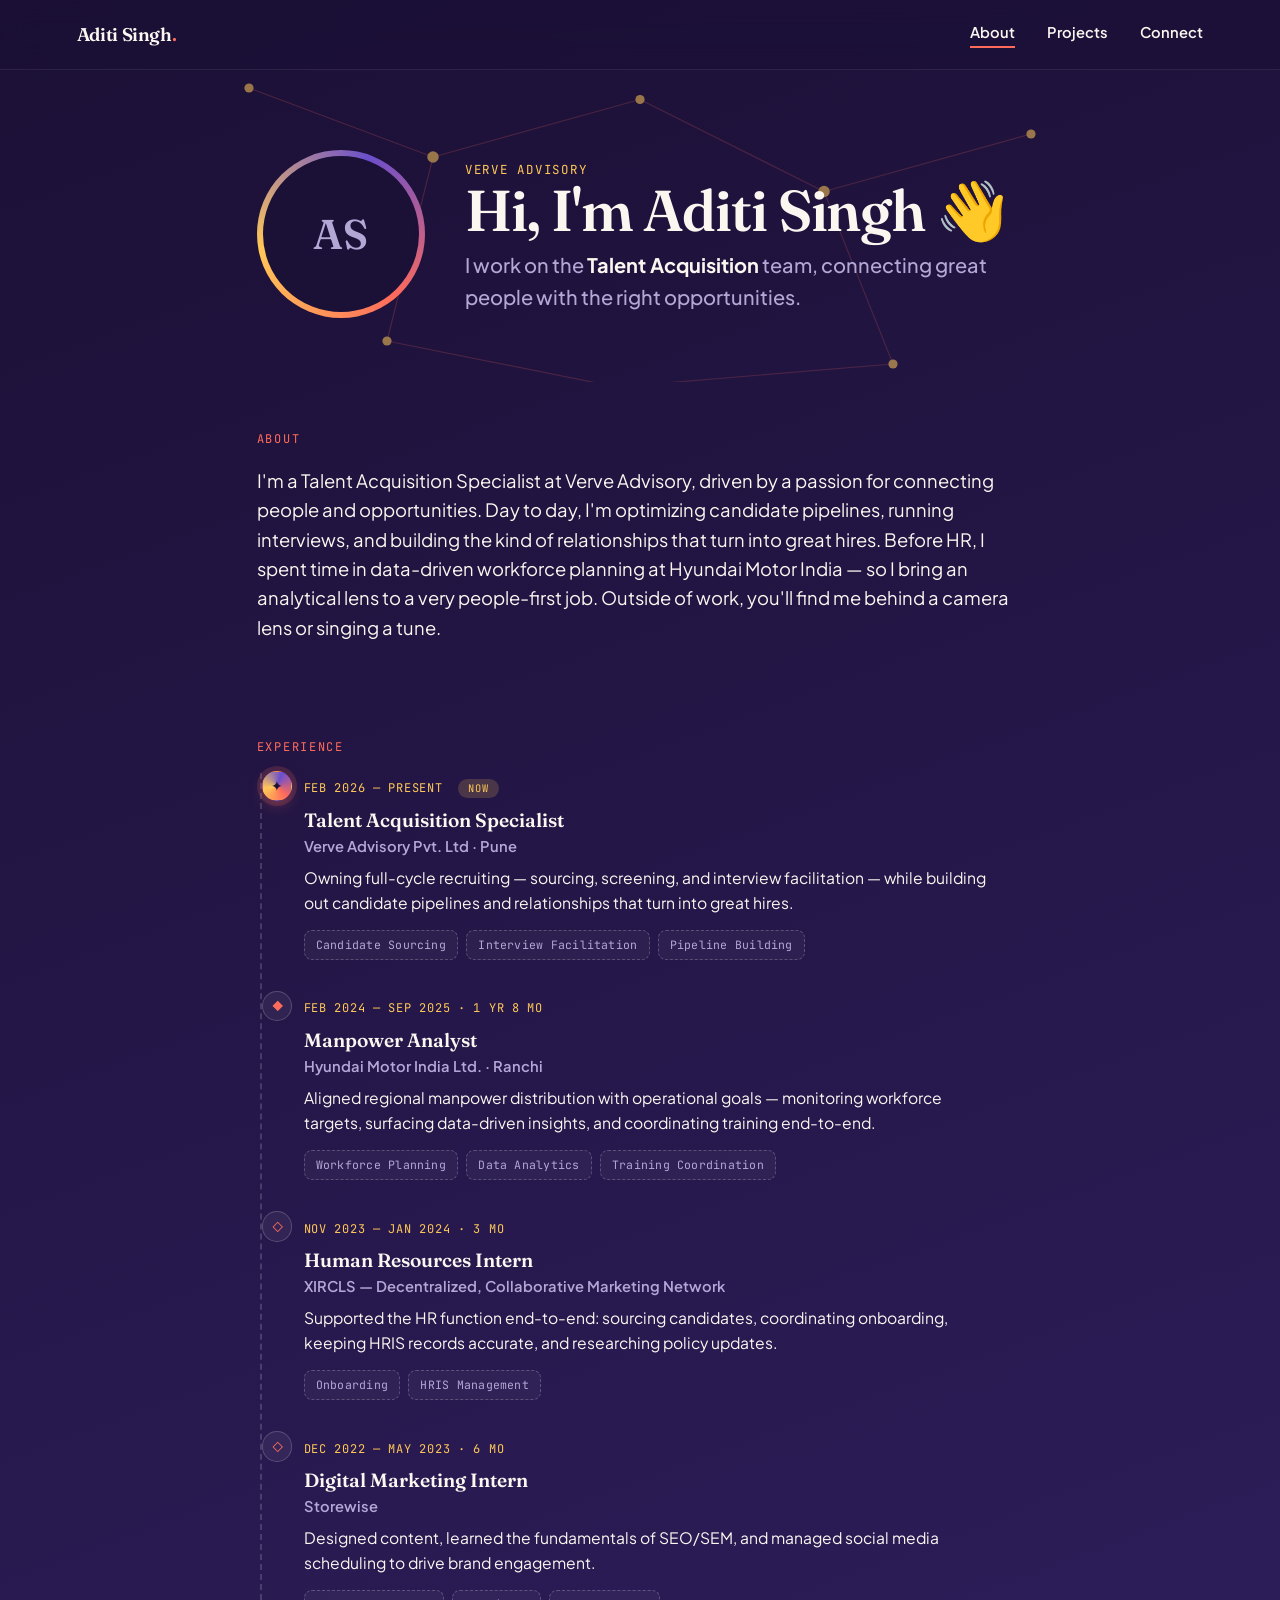
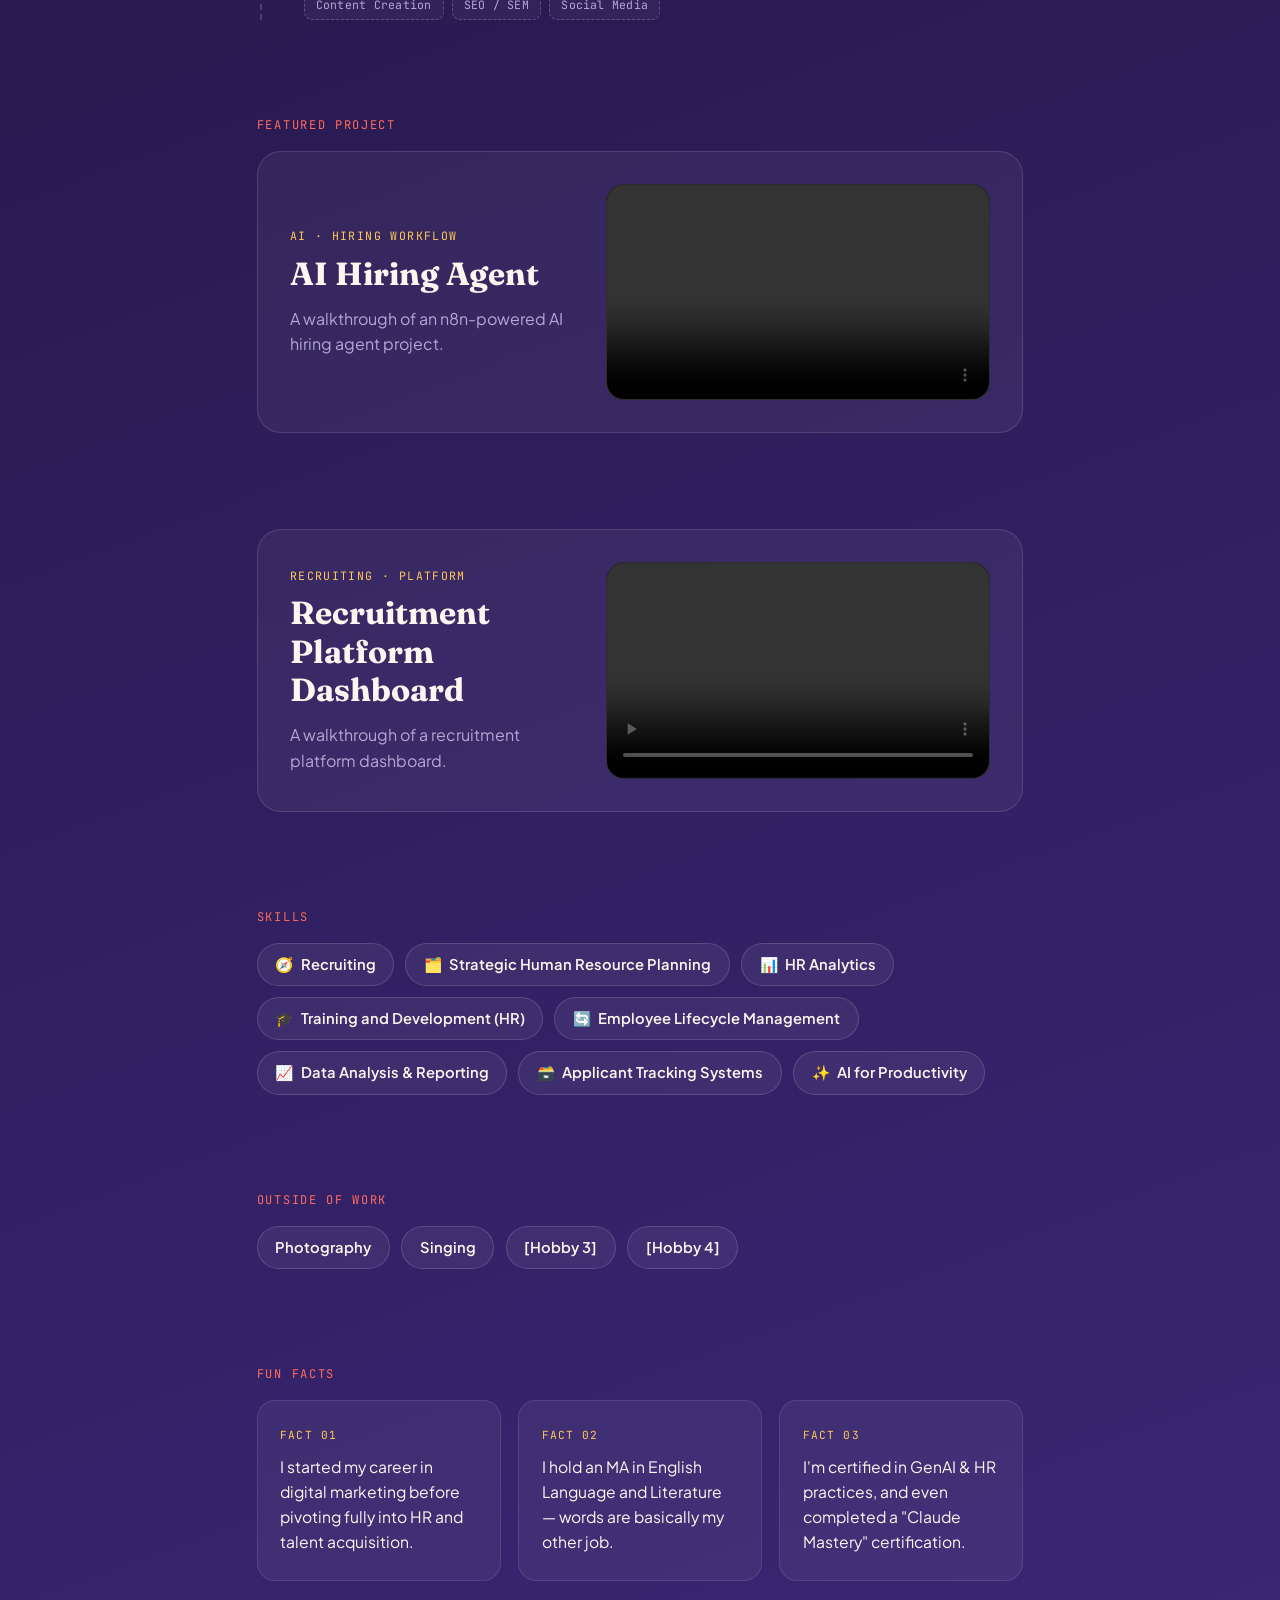
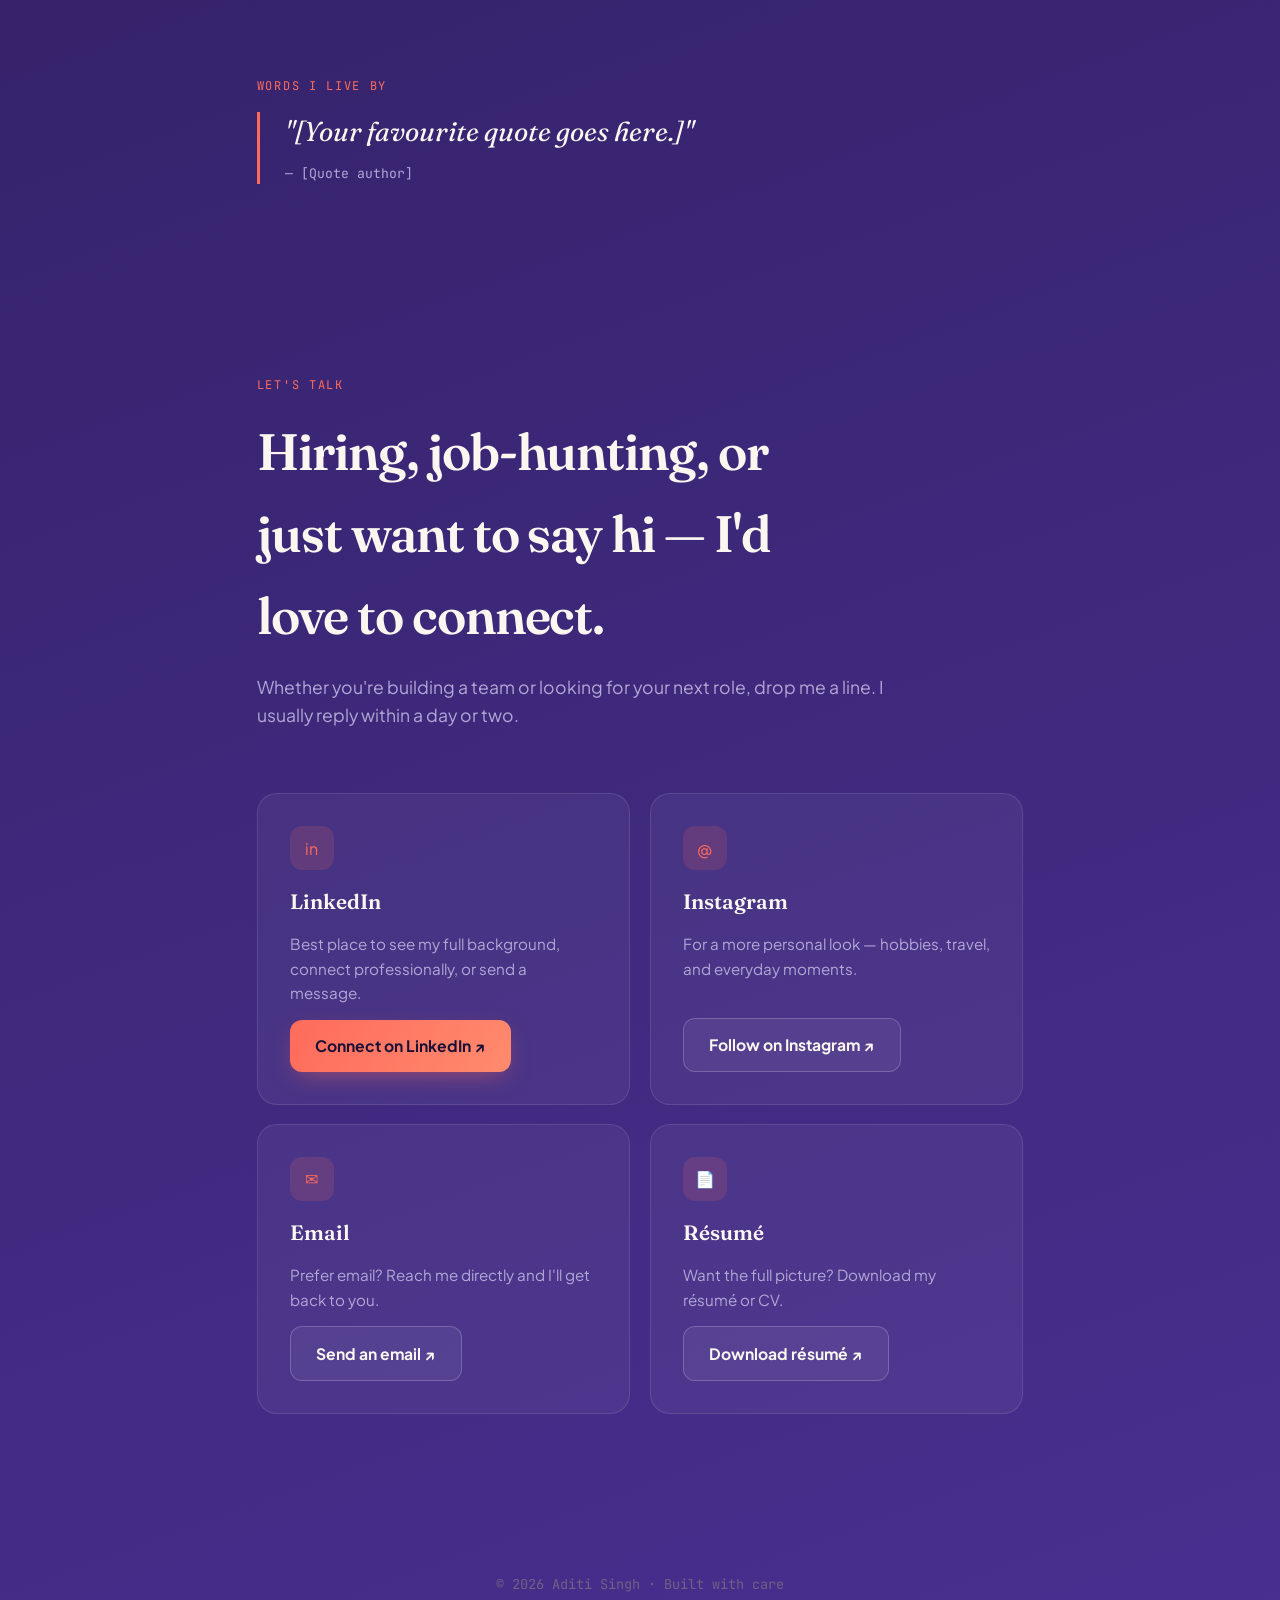
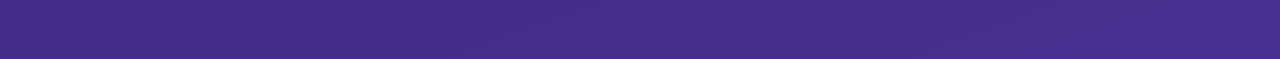
<file: index.html>
<!DOCTYPE html>
<html lang="en">
<head>
<meta charset="UTF-8">
<meta name="viewport" content="width=device-width, initial-scale=1.0">
<title>Aditi Singh — About Me</title>
<meta name="description" content="Aditi Singh, Talent Acquisition Specialist at Verve Advisory.">

<link rel="preconnect" href="https://fonts.googleapis.com">
<link rel="preconnect" href="https://fonts.gstatic.com" crossorigin>
<link href="https://fonts.googleapis.com/css2?family=Fraunces:opsz,wght@9..144,500;9..144,600;9..144,700&family=Plus+Jakarta+Sans:wght@400;500;600;700;800&family=JetBrains+Mono:wght@400;500&display=swap" rel="stylesheet">

<style>
/* ============================================
   DESIGN TOKENS
   ============================================ */
:root {
  --ink: #1B1035;
  --violet: #4C3399;
  --violet-soft: #6B4FCC;
  --coral: #FF6B5B;
  --gold: #FFC857;
  --cream: #FBF7F0;
  --slate: #B3A7D6;
  --slate-dark: #6E6285;

  --font-display: 'Fraunces', Georgia, serif;
  --font-body: 'Plus Jakarta Sans', -apple-system, sans-serif;
  --font-mono: 'JetBrains Mono', 'Courier New', monospace;

  --max-width: 920px;
}

* { margin: 0; padding: 0; box-sizing: border-box; }

html { scroll-behavior: smooth; }

body {
  font-family: var(--font-body);
  background: linear-gradient(160deg, var(--ink) 0%, var(--violet) 55%, #3B2670 100%);
  background-size: 200% 200%;
  animation: ambient-gradient 32s ease-in-out infinite;
  color: var(--cream);
  min-height: 100vh;
  line-height: 1.6;
  -webkit-font-smoothing: antialiased;
  overflow-x: hidden;
}

@keyframes ambient-gradient {
  0%, 100% { background-position: 0% 50%; }
  50% { background-position: 100% 50%; }
}

a { color: inherit; text-decoration: none; }

img { max-width: 100%; display: block; }

::selection { background: var(--coral); color: var(--ink); }

/* Reduced motion respect */
@media (prefers-reduced-motion: reduce) {
  * { animation-duration: 0.01ms !important; animation-iteration-count: 1 !important; transition-duration: 0.01ms !important; scroll-behavior: auto !important; }
}

/* ============================================
   NAV
   ============================================ */
.nav {
  position: sticky;
  top: 0;
  z-index: 50;
  display: flex;
  justify-content: space-between;
  align-items: center;
  padding: 1.25rem 6vw;
  backdrop-filter: blur(14px);
  background: rgba(27, 16, 53, 0.55);
  border-bottom: 1px solid rgba(255, 255, 255, 0.08);
}

.nav__mark {
  font-family: var(--font-display);
  font-weight: 600;
  font-size: 1.15rem;
  letter-spacing: -0.02em;
}

.nav__mark span { color: var(--coral); }

.nav__links {
  display: flex;
  gap: 2rem;
  font-size: 0.92rem;
  font-weight: 600;
}

.nav__links a {
  position: relative;
  padding-bottom: 4px;
  transition: color 0.2s ease;
}

.nav__links a::after {
  content: '';
  position: absolute;
  left: 0; bottom: 0;
  width: 0%;
  height: 2px;
  background: var(--coral);
  transition: width 0.25s ease;
}

.nav__links a:hover::after,
.nav__links a[aria-current="page"]::after {
  width: 100%;
}

.nav__links a:focus-visible,
a:focus-visible,
button:focus-visible {
  outline: 2px solid var(--gold);
  outline-offset: 3px;
  border-radius: 2px;
}

/* ============================================
   HERO / NETWORK SIGNATURE
   ============================================ */
.hero {
  position: relative;
  padding: 5rem 6vw 4rem;
  max-width: var(--max-width);
  margin: 0 auto;
  display: grid;
  grid-template-columns: auto 1fr;
  gap: 2.5rem;
  align-items: center;
}

.network-canvas {
  position: absolute;
  inset: 0;
  width: 100%;
  height: 100%;
  z-index: -1;
  opacity: 0.55;
  pointer-events: none;
}

.photo-ring {
  position: relative;
  width: 168px;
  height: 168px;
  border-radius: 50%;
  padding: 6px;
  background: conic-gradient(from 140deg, var(--coral), var(--gold), var(--violet-soft), var(--coral));
  animation: spin 14s linear infinite;
  flex-shrink: 0;
}

@keyframes spin {
  to { transform: rotate(360deg); }
}

.photo-placeholder {
  width: 100%;
  height: 100%;
  border-radius: 50%;
  background: var(--ink);
  display: flex;
  align-items: center;
  justify-content: center;
  overflow: hidden;
  border: 3px solid var(--ink);
}

.photo-placeholder img {
  width: 100%;
  height: 100%;
  object-fit: cover;
  border-radius: 50%;
}

.photo-placeholder__initials {
  font-family: var(--font-display);
  font-size: 2.6rem;
  font-weight: 600;
  color: var(--slate);
  animation: none;
}

.hero__eyebrow {
  font-family: var(--font-mono);
  font-size: 0.78rem;
  letter-spacing: 0.14em;
  text-transform: uppercase;
  color: var(--gold);
  margin-bottom: 0.6rem;
}

.hero h1 {
  font-family: var(--font-display);
  font-size: clamp(2.4rem, 5.5vw, 3.6rem);
  font-weight: 600;
  letter-spacing: -0.02em;
  line-height: 1.05;
}

.hero__role {
  font-size: clamp(1.05rem, 2vw, 1.25rem);
  color: var(--slate);
  margin-top: 0.5rem;
  font-weight: 500;
}

.hero__role strong { color: var(--cream); font-weight: 700; }

/* ============================================
   SECTIONS
   ============================================ */
section {
  max-width: var(--max-width);
  margin: 0 auto;
  padding: 3rem 6vw;
}

.section-label {
  font-family: var(--font-mono);
  font-size: 0.75rem;
  letter-spacing: 0.14em;
  text-transform: uppercase;
  color: var(--coral);
  margin-bottom: 1rem;
  display: block;
}

.bio p {
  font-size: 1.15rem;
  max-width: 62ch;
  color: var(--cream);
}

/* ---- Chips (hobbies / skills) ---- */
.chip-row {
  display: flex;
  flex-wrap: wrap;
  gap: 0.7rem;
}

.chip {
  font-family: var(--font-body);
  font-weight: 600;
  font-size: 0.92rem;
  padding: 0.55rem 1.1rem;
  border-radius: 999px;
  background: rgba(255, 255, 255, 0.06);
  border: 1px solid rgba(255, 255, 255, 0.14);
  transition: transform 0.2s ease, background 0.2s ease, border-color 0.2s ease;
}

.chip:hover {
  transform: translateY(-2px);
  background: rgba(255, 107, 91, 0.14);
  border-color: var(--coral);
}

.chip__icon {
  margin-right: 0.45rem;
  filter: saturate(1.1);
}

/* ---- Experience (timeline) ---- */
.timeline {
  display: flex;
  flex-direction: column;
  gap: 2.1rem;
  border-left: 2px dashed rgba(255, 255, 255, 0.16);
  padding-left: 2.6rem;
  margin-left: 0.2rem;
}

.timeline__item {
  position: relative;
  transition: transform 0.25s ease;
}

.timeline__item:hover {
  transform: translateX(4px);
}

.timeline__icon {
  position: absolute;
  left: -2.6rem;
  top: -0.15rem;
  width: 1.9rem;
  height: 1.9rem;
  display: flex;
  align-items: center;
  justify-content: center;
  border-radius: 50%;
  background: rgba(255, 255, 255, 0.06);
  border: 1px solid rgba(255, 255, 255, 0.18);
  color: var(--coral);
  font-size: 0.85rem;
  line-height: 1;
}

.timeline__item--current .timeline__icon {
  background: conic-gradient(from 140deg, var(--coral), var(--gold), var(--violet-soft), var(--coral));
  color: var(--ink);
  border-color: transparent;
  box-shadow: 0 0 0 5px rgba(255, 107, 91, 0.16), 0 6px 18px -6px rgba(255, 107, 91, 0.65);
}

.timeline__period {
  font-family: var(--font-mono);
  font-size: 0.75rem;
  letter-spacing: 0.06em;
  color: var(--gold);
  text-transform: uppercase;
}

.timeline__badge {
  font-style: normal;
  margin-left: 0.5rem;
  padding: 0.15rem 0.6rem;
  border-radius: 999px;
  background: rgba(255, 200, 87, 0.18);
  color: var(--gold);
  font-size: 0.65rem;
  letter-spacing: 0.1em;
  vertical-align: middle;
}

.timeline__item h3 {
  font-family: var(--font-display);
  font-size: 1.2rem;
  font-weight: 600;
  margin-top: 0.35rem;
}

.timeline__org {
  color: var(--slate);
  font-size: 0.92rem;
  font-weight: 600;
  margin-bottom: 0.4rem;
}

.timeline__item p:last-of-type {
  color: var(--cream);
  font-size: 0.98rem;
  max-width: 62ch;
}

.tag-row {
  display: flex;
  flex-wrap: wrap;
  gap: 0.5rem;
  margin-top: 0.9rem;
}

.tag {
  font-family: var(--font-mono);
  font-size: 0.72rem;
  padding: 0.3rem 0.7rem;
  border-radius: 8px;
  background: rgba(255, 255, 255, 0.04);
  border: 1px dashed rgba(255, 255, 255, 0.22);
  color: var(--slate);
  letter-spacing: 0.02em;
  transition: border-color 0.2s ease, color 0.2s ease;
}

.tag:hover {
  border-color: var(--gold);
  color: var(--cream);
}

/* ---- Fun facts (badge cards) ---- */
.fact-grid {
  display: grid;
  grid-template-columns: repeat(3, 1fr);
  gap: 1.1rem;
}

.fact-card {
  background: rgba(255, 255, 255, 0.05);
  border: 1px solid rgba(255, 255, 255, 0.1);
  border-radius: 18px;
  padding: 1.6rem 1.4rem;
  position: relative;
  overflow: hidden;
  transition: transform 0.25s ease, border-color 0.25s ease;
}

.fact-card:hover {
  transform: translateY(-4px);
  border-color: var(--gold);
}

.fact-card__tag {
  font-family: var(--font-mono);
  font-size: 0.7rem;
  color: var(--gold);
  letter-spacing: 0.1em;
  text-transform: uppercase;
  display: block;
  margin-bottom: 0.6rem;
}

.fact-card p {
  font-size: 0.98rem;
  color: var(--cream);
}

/* ---- Quote ---- */
.quote {
  border-left: 3px solid var(--coral);
  padding-left: 1.6rem;
  margin: 1rem 0;
}

.quote p {
  font-family: var(--font-display);
  font-style: italic;
  font-size: clamp(1.3rem, 3vw, 1.7rem);
  line-height: 1.4;
  color: var(--cream);
}

.quote cite {
  display: block;
  margin-top: 0.8rem;
  font-family: var(--font-mono);
  font-style: normal;
  font-size: 0.82rem;
  color: var(--slate);
}

/* ---- Buttons ---- */
.btn-row {
  display: flex;
  flex-wrap: wrap;
  gap: 1rem;
  margin-top: 1rem;
}

.btn {
  display: inline-flex;
  align-items: center;
  gap: 0.55rem;
  padding: 0.85rem 1.6rem;
  border-radius: 12px;
  font-weight: 700;
  font-size: 0.98rem;
  transition: transform 0.2s ease, box-shadow 0.2s ease, background 0.2s ease;
}

.btn--primary {
  background: linear-gradient(120deg, var(--coral), #ff8a6e);
  color: var(--ink);
  box-shadow: 0 8px 24px -8px rgba(255, 107, 91, 0.55);
}

.btn--primary:hover { transform: translateY(-3px); box-shadow: 0 12px 28px -8px rgba(255, 107, 91, 0.7); }

.btn--secondary {
  background: rgba(255, 255, 255, 0.06);
  border: 1px solid rgba(255, 255, 255, 0.2);
  color: var(--cream);
}

.btn--secondary:hover { transform: translateY(-3px); background: rgba(255, 255, 255, 0.12); }

/* ============================================
   PROJECT VIDEO
   ============================================ */
.project-card {
  display: grid;
  grid-template-columns: 0.85fr 1.15fr;
  align-items: center;
  gap: 2rem;
  padding: 2rem;
  border: 1px solid rgba(255, 255, 255, 0.12);
  border-radius: 24px;
  background: rgba(255, 255, 255, 0.05);
}

.project-card__eyebrow {
  display: block;
  margin-bottom: 0.55rem;
  color: var(--gold);
  font-family: var(--font-mono);
  font-size: 0.72rem;
  letter-spacing: 0.12em;
  text-transform: uppercase;
}

.project-card__copy h3 {
  font-family: var(--font-display);
  font-size: clamp(1.6rem, 3vw, 2rem);
  line-height: 1.2;
}

.project-card__copy p {
  margin: 0.8rem 0 0;
  color: var(--slate);
}

.project-video {
  display: block;
  width: 100%;
  aspect-ratio: 16 / 9;
  border: 1px solid rgba(255, 255, 255, 0.15);
  border-radius: 18px;
  background: #080610;
  object-fit: contain;
}

/* ============================================
   CONNECT SECTION
   ============================================ */
.connect-hero {
  max-width: var(--max-width);
  margin: 0 auto;
  padding: 5rem 6vw 2rem;
  text-align: left;
}

.connect-hero h1 {
  font-family: var(--font-display);
  font-size: clamp(2.2rem, 5vw, 3.2rem);
  font-weight: 600;
  letter-spacing: -0.02em;
  max-width: 16ch;
}

.connect-hero p {
  color: var(--slate);
  font-size: 1.1rem;
  margin-top: 1rem;
  max-width: 50ch;
}

.connect-cards {
  display: grid;
  grid-template-columns: repeat(2, 1fr);
  gap: 1.2rem;
  max-width: var(--max-width);
  margin: 2rem auto 0;
  padding: 0 6vw 4rem;
}

.connect-card {
  background: rgba(255, 255, 255, 0.05);
  border: 1px solid rgba(255, 255, 255, 0.1);
  border-radius: 20px;
  padding: 2rem;
  display: flex;
  flex-direction: column;
  gap: 0.9rem;
  transition: transform 0.25s ease, border-color 0.25s ease, background 0.25s ease;
}

.connect-card:hover {
  transform: translateY(-5px);
  border-color: var(--coral);
  background: rgba(255, 255, 255, 0.08);
}

.connect-card__icon {
  width: 44px;
  height: 44px;
  border-radius: 12px;
  display: flex;
  align-items: center;
  justify-content: center;
  background: rgba(255, 107, 91, 0.15);
  color: var(--coral);
}

.connect-card h3 {
  font-family: var(--font-display);
  font-size: 1.3rem;
  font-weight: 600;
}

.connect-card p { color: var(--slate); font-size: 0.95rem; }

.connect-card .btn { margin-top: auto; align-self: flex-start; }

/* ============================================
   FOOTER
   ============================================ */
footer {
  text-align: center;
  padding: 3rem 6vw 4rem;
  color: var(--slate-dark);
  font-size: 0.85rem;
  font-family: var(--font-mono);
}

/* ============================================
   RESPONSIVE
   ============================================ */
@media (max-width: 720px) {
  .project-card { grid-template-columns: 1fr; gap: 1.5rem; padding: 1.25rem; }

  .hero {
    grid-template-columns: 1fr;
    text-align: center;
    justify-items: center;
    padding-top: 3.5rem;
  }

  .nav { padding: 1rem 5vw; }
  .nav__links { gap: 1.2rem; font-size: 0.85rem; }

  .fact-grid { grid-template-columns: 1fr; }
  .connect-cards { grid-template-columns: 1fr; }

  section { padding: 2.5rem 6vw; }

  .bio p { max-width: 100%; }
}

@media (max-width: 420px) {
  .nav__mark { font-size: 1rem; }
  .photo-ring { width: 130px; height: 130px; }
}
</style>
</head>
<body>

<nav class="nav">
  <div class="nav__mark">Aditi Singh<span>.</span></div>
  <div class="nav__links">
    <a href="#about" aria-current="page">About</a>
    <a href="#projects">Projects</a>
    <a href="#connect">Connect</a>
  </div>
</nav>

<!-- HERO -->
<header class="hero" id="about">
  <svg class="network-canvas" viewBox="0 0 800 400" preserveAspectRatio="xMidYMid slice" aria-hidden="true">
    <g stroke="#FF6B5B" stroke-width="1" opacity="0.35">
      <line x1="60" y1="80" x2="220" y2="140"/>
      <line x1="220" y1="140" x2="180" y2="300"/>
      <line x1="220" y1="140" x2="400" y2="90"/>
      <line x1="400" y1="90" x2="560" y2="170"/>
      <line x1="560" y1="170" x2="740" y2="120"/>
      <line x1="560" y1="170" x2="620" y2="320"/>
      <line x1="180" y1="300" x2="380" y2="340"/>
      <line x1="380" y1="340" x2="620" y2="320"/>
    </g>
    <g fill="#FFC857">
      <circle cx="60" cy="80" r="4"/>
      <circle cx="220" cy="140" r="5"/>
      <circle cx="180" cy="300" r="4"/>
      <circle cx="400" cy="90" r="4"/>
      <circle cx="560" cy="170" r="5"/>
      <circle cx="740" cy="120" r="4"/>
      <circle cx="620" cy="320" r="4"/>
      <circle cx="380" cy="340" r="4"/>
    </g>
  </svg>

  <div class="photo-ring">
    <div class="photo-placeholder">
      <!-- Replace this block with: <img src="images/profile.jpg" alt="Aditi Singh"> -->
      <span class="photo-placeholder__initials">AS</span>
    </div>
  </div>

  <div>
    <span class="hero__eyebrow">Verve Advisory</span>
    <h1>Hi, I'm Aditi Singh 👋</h1>
    <p class="hero__role">I work on the <strong>Talent Acquisition</strong> team, connecting great people with the right opportunities.</p>
  </div>
</header>

<!-- BIO -->
<section class="bio">
  <span class="section-label">About</span>
  <p>
    I'm a Talent Acquisition Specialist at Verve Advisory, driven by a passion for connecting people and opportunities. Day to day, I'm optimizing candidate pipelines, running interviews, and building the kind of relationships that turn into great hires. Before HR, I spent time in data-driven workforce planning at Hyundai Motor India — so I bring an analytical lens to a very people-first job. Outside of work, you'll find me behind a camera lens or singing a tune.
  </p>
</section>

<!-- EXPERIENCE -->
<section class="experience">
  <span class="section-label">Experience</span>
  <div class="timeline">

    <div class="timeline__item timeline__item--current">
      <span class="timeline__icon" aria-hidden="true">✦</span>
      <span class="timeline__period">Feb 2026 — Present <em class="timeline__badge">Now</em></span>
      <h3>Talent Acquisition Specialist</h3>
      <p class="timeline__org">Verve Advisory Pvt. Ltd · Pune</p>
      <p>Owning full-cycle recruiting — sourcing, screening, and interview facilitation — while building out candidate pipelines and relationships that turn into great hires.</p>
      <div class="tag-row">
        <span class="tag">Candidate Sourcing</span>
        <span class="tag">Interview Facilitation</span>
        <span class="tag">Pipeline Building</span>
      </div>
    </div>

    <div class="timeline__item">
      <span class="timeline__icon" aria-hidden="true">◆</span>
      <span class="timeline__period">Feb 2024 — Sep 2025 · 1 yr 8 mo</span>
      <h3>Manpower Analyst</h3>
      <p class="timeline__org">Hyundai Motor India Ltd. · Ranchi</p>
      <p>Aligned regional manpower distribution with operational goals — monitoring workforce targets, surfacing data-driven insights, and coordinating training end-to-end.</p>
      <div class="tag-row">
        <span class="tag">Workforce Planning</span>
        <span class="tag">Data Analytics</span>
        <span class="tag">Training Coordination</span>
      </div>
    </div>

    <div class="timeline__item">
      <span class="timeline__icon" aria-hidden="true">◇</span>
      <span class="timeline__period">Nov 2023 — Jan 2024 · 3 mo</span>
      <h3>Human Resources Intern</h3>
      <p class="timeline__org">XIRCLS — Decentralized, Collaborative Marketing Network</p>
      <p>Supported the HR function end-to-end: sourcing candidates, coordinating onboarding, keeping HRIS records accurate, and researching policy updates.</p>
      <div class="tag-row">
        <span class="tag">Onboarding</span>
        <span class="tag">HRIS Management</span>
      </div>
    </div>

    <div class="timeline__item">
      <span class="timeline__icon" aria-hidden="true">◇</span>
      <span class="timeline__period">Dec 2022 — May 2023 · 6 mo</span>
      <h3>Digital Marketing Intern</h3>
      <p class="timeline__org">Storewise</p>
      <p>Designed content, learned the fundamentals of SEO/SEM, and managed social media scheduling to drive brand engagement.</p>
      <div class="tag-row">
        <span class="tag">Content Creation</span>
        <span class="tag">SEO / SEM</span>
        <span class="tag">Social Media</span>
      </div>
    </div>

  </div>
</section>

<!-- PROJECTS -->
<section class="projects" id="projects">
  <span class="section-label">Featured project</span>
  <article class="project-card">
    <div class="project-card__copy">
      <span class="project-card__eyebrow">AI · Hiring workflow</span>
      <h3>AI Hiring Agent</h3>
      <p>A walkthrough of an n8n-powered AI hiring agent project.</p>
    </div>
    <video class="project-video" controls playsinline preload="metadata" aria-label="AI Hiring Agent project video">
      <source src="https://cdn.builder.io/o/assets%2F63828fb76c3b48909b3971c1cdf7c44d%2F68721c35d4a24fe7a978deca4b9e0004?alt=media&amp;token=36c522c1-d109-4b04-bc59-a7df15d57d09&amp;apiKey=63828fb76c3b48909b3971c1cdf7c44d" type="video/mp4">
    </video>
  </article>
</section>

<section class="projects" aria-label="More projects">
  <article class="project-card">
    <div class="project-card__copy">
      <span class="project-card__eyebrow">Recruiting · Platform</span>
      <h3>Recruitment Platform Dashboard</h3>
      <p>A walkthrough of a recruitment platform dashboard.</p>
    </div>
    <video class="project-video" controls playsinline preload="metadata" aria-label="Recruitment Platform Dashboard video">
      <source src="https://cdn.builder.io/o/assets%2F63828fb76c3b48909b3971c1cdf7c44d%2Ff7bca6af4bfe4f948267e4f5b1291489?alt=media&amp;token=cb2c8dac-9e5f-446c-9cd1-e6cb3bd143ec&amp;apiKey=63828fb76c3b48909b3971c1cdf7c44d" type="video/mp4">
    </video>
  </article>
</section>

<!-- SKILLS -->
<section class="skills">
  <span class="section-label">Skills</span>
  <div class="chip-row chip-row--skills">
    <span class="chip"><span class="chip__icon">🧭</span>Recruiting</span>
    <span class="chip"><span class="chip__icon">🗂️</span>Strategic Human Resource Planning</span>
    <span class="chip"><span class="chip__icon">📊</span>HR Analytics</span>
    <span class="chip"><span class="chip__icon">🎓</span>Training and Development (HR)</span>
    <span class="chip"><span class="chip__icon">🔄</span>Employee Lifecycle Management</span>
    <span class="chip"><span class="chip__icon">📈</span>Data Analysis &amp; Reporting</span>
    <span class="chip"><span class="chip__icon">🗃️</span>Applicant Tracking Systems</span>
    <span class="chip"><span class="chip__icon">✨</span>AI for Productivity</span>
  </div>
</section>

<!-- HOBBIES -->
<section class="hobbies">
  <span class="section-label">Outside of work</span>
  <div class="chip-row">
    <span class="chip">Photography</span>
    <span class="chip">Singing</span>
    <span class="chip">[Hobby 3]</span>
    <span class="chip">[Hobby 4]</span>
  </div>
</section>

<!-- FUN FACTS -->
<section class="fun-facts">
  <span class="section-label">Fun facts</span>
  <div class="fact-grid">
    <div class="fact-card">
      <span class="fact-card__tag">Fact 01</span>
      <p>I started my career in digital marketing before pivoting fully into HR and talent acquisition.</p>
    </div>
    <div class="fact-card">
      <span class="fact-card__tag">Fact 02</span>
      <p>I hold an MA in English Language and Literature — words are basically my other job.</p>
    </div>
    <div class="fact-card">
      <span class="fact-card__tag">Fact 03</span>
      <p>I'm certified in GenAI &amp; HR practices, and even completed a "Claude Mastery" certification.</p>
    </div>
  </div>
</section>

<!-- QUOTE -->
<section class="quote-section">
  <span class="section-label">Words I live by</span>
  <div class="quote">
    <p>"[Your favourite quote goes here.]"</p>
    <cite>— [Quote author]</cite>
  </div>
</section>

<!-- CONNECT -->
<section id="connect">
  <div class="connect-hero" style="padding-left:0; padding-right:0;">
    <span class="section-label">Let's talk</span>
    <h1>Hiring, job-hunting, or just want to say hi — I'd love to connect.</h1>
    <p>Whether you're building a team or looking for your next role, drop me a line. I usually reply within a day or two.</p>
  </div>

  <div class="connect-cards" style="padding-left:0; padding-right:0;">

    <div class="connect-card">
      <div class="connect-card__icon" aria-hidden="true">in</div>
      <h3>LinkedIn</h3>
      <p>Best place to see my full background, connect professionally, or send a message.</p>
      <a class="btn btn--primary" href="https://www.linkedin.com/in/aditisingh-39007b217" target="_blank" rel="noopener">Connect on LinkedIn ↗</a>
    </div>

    <div class="connect-card">
      <div class="connect-card__icon" aria-hidden="true">@</div>
      <h3>Instagram</h3>
      <p>For a more personal look — hobbies, travel, and everyday moments.</p>
      <a class="btn btn--secondary" href="[Your Instagram URL]" target="_blank" rel="noopener">Follow on Instagram ↗</a>
    </div>

    <div class="connect-card">
      <div class="connect-card__icon" aria-hidden="true">✉</div>
      <h3>Email</h3>
      <p>Prefer email? Reach me directly and I'll get back to you.</p>
      <a class="btn btn--secondary" href="mailto:singhaditi0299@gmail.com">Send an email ↗</a>
    </div>

    <div class="connect-card">
      <div class="connect-card__icon" aria-hidden="true">📄</div>
      <h3>Résumé</h3>
      <p>Want the full picture? Download my résumé or CV.</p>
      <a class="btn btn--secondary" href="[link-to-resume.pdf]" target="_blank" rel="noopener">Download résumé ↗</a>
    </div>

  </div>
</section>

<footer>
  © 2026 Aditi Singh · Built with care
</footer>


</body>
</html>
</file>
